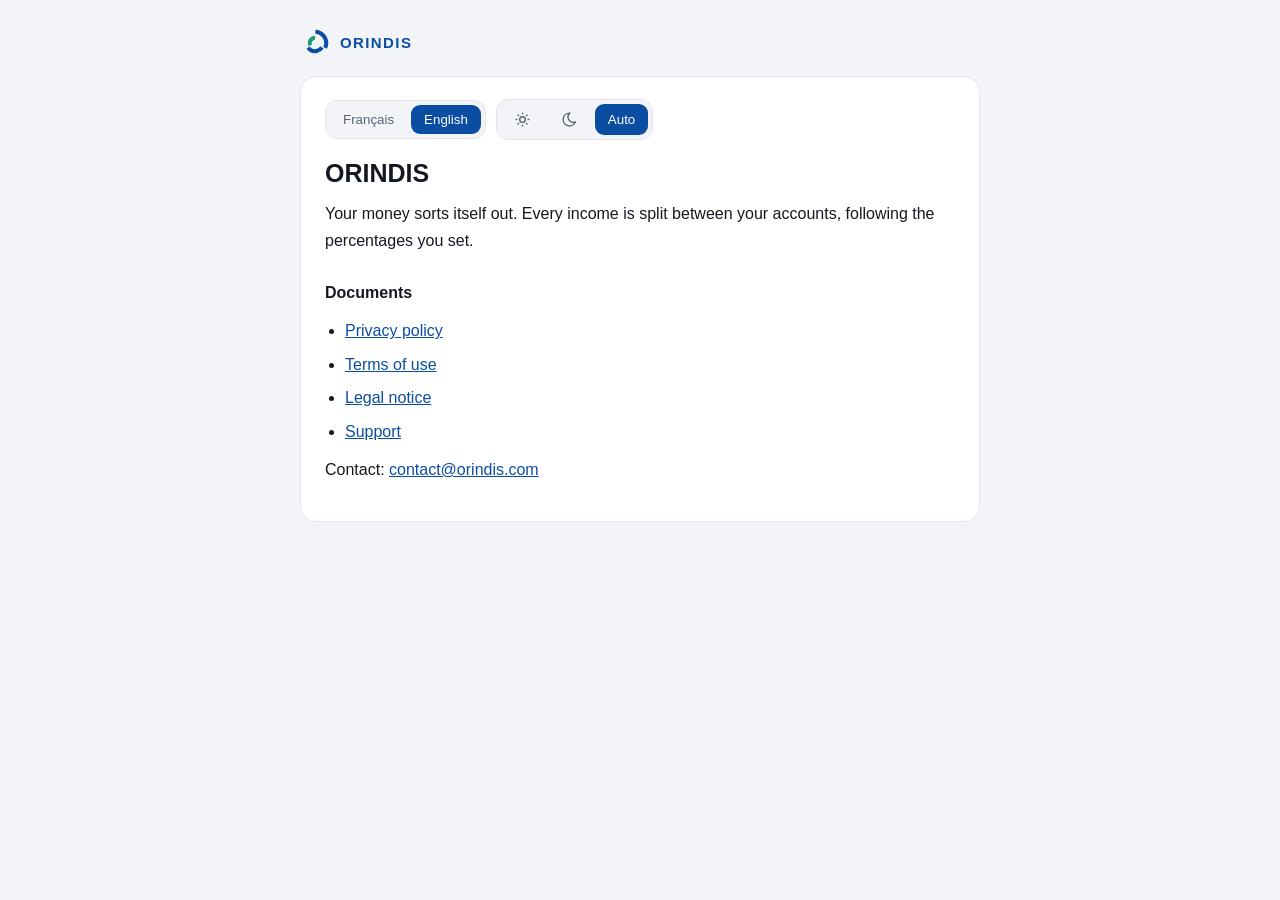
<file: index.html>
<!doctype html>
<html lang="fr">
<head>
<meta charset="utf-8">
<link rel="apple-touch-icon" href="[data-uri]">
<link rel="icon" type="image/png" sizes="32x32" href="[data-uri]">
<meta name="viewport" content="width=device-width, initial-scale=1">
<title>ORINDIS</title>
<style>
  :root{ --fond:#F2F4F7; --carte:#FFFFFF; --bord:#E2E6EC;
         --txt:#141821; --txt2:#5A6274;
         --bleu:#0B4DA2; --lien:#0B4DA2; --vert:#1D9E75;
         --logo:#0B4DA2; }
  html[data-theme="sombre"]{ --fond:#0E1420; --carte:#18202E; --bord:#2C3648;
         --txt:#FFFFFF; --txt2:#C5CEDC;
         --bleu:#12294A; --lien:#7FB2F0; --vert:#4AD9A4;
         --logo:#FFFFFF; }
  @media (prefers-color-scheme: dark){
    html:not([data-theme="clair"]){ --fond:#0E1420; --carte:#18202E;
         --bord:#2C3648; --txt:#FFFFFF; --txt2:#C5CEDC;
         --bleu:#12294A; --lien:#7FB2F0; --vert:#4AD9A4;
         --logo:#FFFFFF; }
  }
  *{ box-sizing:border-box; }
  body{ margin:0; padding:28px 18px 64px; background:var(--fond);
    color:var(--txt); font:16px/1.65 -apple-system,BlinkMacSystemFont,
    "Segoe UI",Roboto,sans-serif; }
  main{ max-width:680px; margin:0 auto; }
  .marque{ display:flex; align-items:center; gap:10px; margin-bottom:18px;
    color:var(--logo); text-decoration:none; }
  .marque span{ font-weight:700; letter-spacing:1.4px; text-transform:uppercase;
    font-size:15px; }
  .carte{ background:var(--carte); border:1px solid var(--bord);
    border-radius:16px; padding:8px 24px 26px; }
  h1{ font-size:25px; line-height:1.25; margin:18px 0 4px; }
  h2{ font-size:16px; margin:26px 0 6px; }
  p{ margin:12px 0; }
  ul{ margin:12px 0; padding-left:20px; }
  li{ margin:7px 0; }
  .barre{ display:flex; gap:10px; flex-wrap:wrap; margin:14px 0 0;
    align-items:center; }
  .seg{ display:inline-flex; gap:4px; background:var(--fond);
    border:1px solid var(--bord); border-radius:12px; padding:4px; }
  .seg button{ display:inline-flex; align-items:center; gap:6px; border:none;
    background:none; font:700 13.5px inherit; color:var(--txt2);
    padding:7px 13px; border-radius:9px; cursor:pointer; }
  .seg button:hover{ color:var(--txt); }
  .seg button[aria-pressed="true"]{ background:var(--lien); color:var(--carte); }
  .seg button svg{ display:block; }
  a{ color:var(--lien); }
  a:hover{ text-decoration-thickness:2px; }
  .carte a{ overflow-wrap:anywhere; }
  nav.autres{ margin-top:26px; font-size:14px; }
  nav.autres a{ color:var(--lien); margin-right:16px; }
  [hidden]{ display:none; }</style>
</head>
<body>
<main>
  <a class="marque" href="./"><svg viewBox="0 0 80 80" fill="none" stroke-linecap="butt"
    stroke-width="11" width="30" height="30" aria-hidden="true">
    <circle cx="40" cy="40" r="30" stroke="currentColor"
      stroke-dasharray="59 130" transform="rotate(-88 40 40)"/>
    <circle cx="40" cy="40" r="22" stroke="currentColor"
      stroke-dasharray="43 96" transform="rotate(33 40 40)"/>
    <circle cx="40" cy="40" r="14" stroke="var(--vert)"
      stroke-dasharray="28 60" transform="rotate(154 40 40)"/>
  </svg><span>ORINDIS</span></a>
  <div class="carte">
    <div class="barre"><div class="seg"><button type="button" data-set="fr" aria-pressed="true">Français</button><button type="button" data-set="en" aria-pressed="false">English</button></div><div class="seg"><button type="button" data-th="clair" aria-pressed="false" title="Clair" aria-label="Clair"><svg viewBox="0 0 24 24" fill="none" stroke="currentColor" stroke-width="2" stroke-linecap="round" width="17" height="17" aria-hidden="true"><circle cx="12" cy="12" r="4"/><path d="M3 12h1M20 12h1M12 3v1M12 20v1M5.6 5.6l.7 .7M17.7 17.7l.7 .7M5.6 18.4l.7 -.7M17.7 6.3l.7 -.7"/></svg></button><button type="button" data-th="sombre" aria-pressed="false" title="Sombre" aria-label="Sombre"><svg viewBox="0 0 24 24" fill="none" stroke="currentColor" stroke-width="2" stroke-linecap="round" stroke-linejoin="round" width="17" height="17" aria-hidden="true"><path d="M12 3c.132 0 .263 0 .393 0a7.5 7.5 0 0 0 7.92 12.446a9 9 0 1 1 -8.313 -12.454z"/></svg></button><button type="button" data-th="auto" aria-pressed="true">Auto</button></div></div>
    <div data-l="fr">
      <h1>ORINDIS</h1>
      <p>Votre argent se range tout seul. Chaque revenu se partage entre vos
        comptes, selon les pourcentages que vous avez fixés.</p>
      <h2>Documents</h2>
      <ul><li><a href="./politique/">Politique de confidentialité</a></li><li><a href="./conditions/">Conditions d'utilisation</a></li><li><a href="./mentions/">Mentions légales</a></li><li><a href="./soutien/">Soutien</a></li></ul>
      <p>Contact : <a href="mailto:contact@orindis.com">contact@orindis.com</a></p>
    </div>
    <div data-l="en" hidden>
      <h1>ORINDIS</h1>
      <p>Your money sorts itself out. Every income is split between your
        accounts, following the percentages you set.</p>
      <h2>Documents</h2>
      <ul><li><a href="./politique/">Privacy policy</a></li><li><a href="./conditions/">Terms of use</a></li><li><a href="./mentions/">Legal notice</a></li><li><a href="./soutien/">Support</a></li></ul>
      <p>Contact: <a href="mailto:contact@orindis.com">contact@orindis.com</a></p>
    </div>
  </div>
</main>
<script>
  (function(){
    var CLE = 'orindis_theme_pages';
    function lire(){ try { return localStorage.getItem(CLE); } catch(e){ return null; } }
    function ecrire(v){ try { v ? localStorage.setItem(CLE, v)
      : localStorage.removeItem(CLE); } catch(e){} }

    var lg = (navigator.language || 'fr').slice(0,2) === 'en' ? 'en' : 'fr';
    var theme = lire();

    function poser(){
      document.documentElement.lang = lg;
      if (theme) document.documentElement.setAttribute('data-theme', theme);
      else document.documentElement.removeAttribute('data-theme');
      document.querySelectorAll('[data-l]').forEach(function(e){
        e.hidden = e.getAttribute('data-l') !== lg;
      });
      document.querySelectorAll('[data-set]').forEach(function(b){
        b.setAttribute('aria-pressed', String(b.dataset.set === lg));
      });
      document.querySelectorAll('[data-th]').forEach(function(b){
        b.setAttribute('aria-pressed',
          String(b.dataset.th === (theme || 'auto')));
      });
    }
    document.addEventListener('click', function(e){
      var l = e.target.closest('[data-set]');
      if (l){ lg = l.dataset.set; poser(); return; }
      var t = e.target.closest('[data-th]');
      if (t){ theme = t.dataset.th === 'auto' ? null : t.dataset.th;
        ecrire(theme); poser(); }
    });
    poser();
  })();
</script>
</body>
</html>
</file>
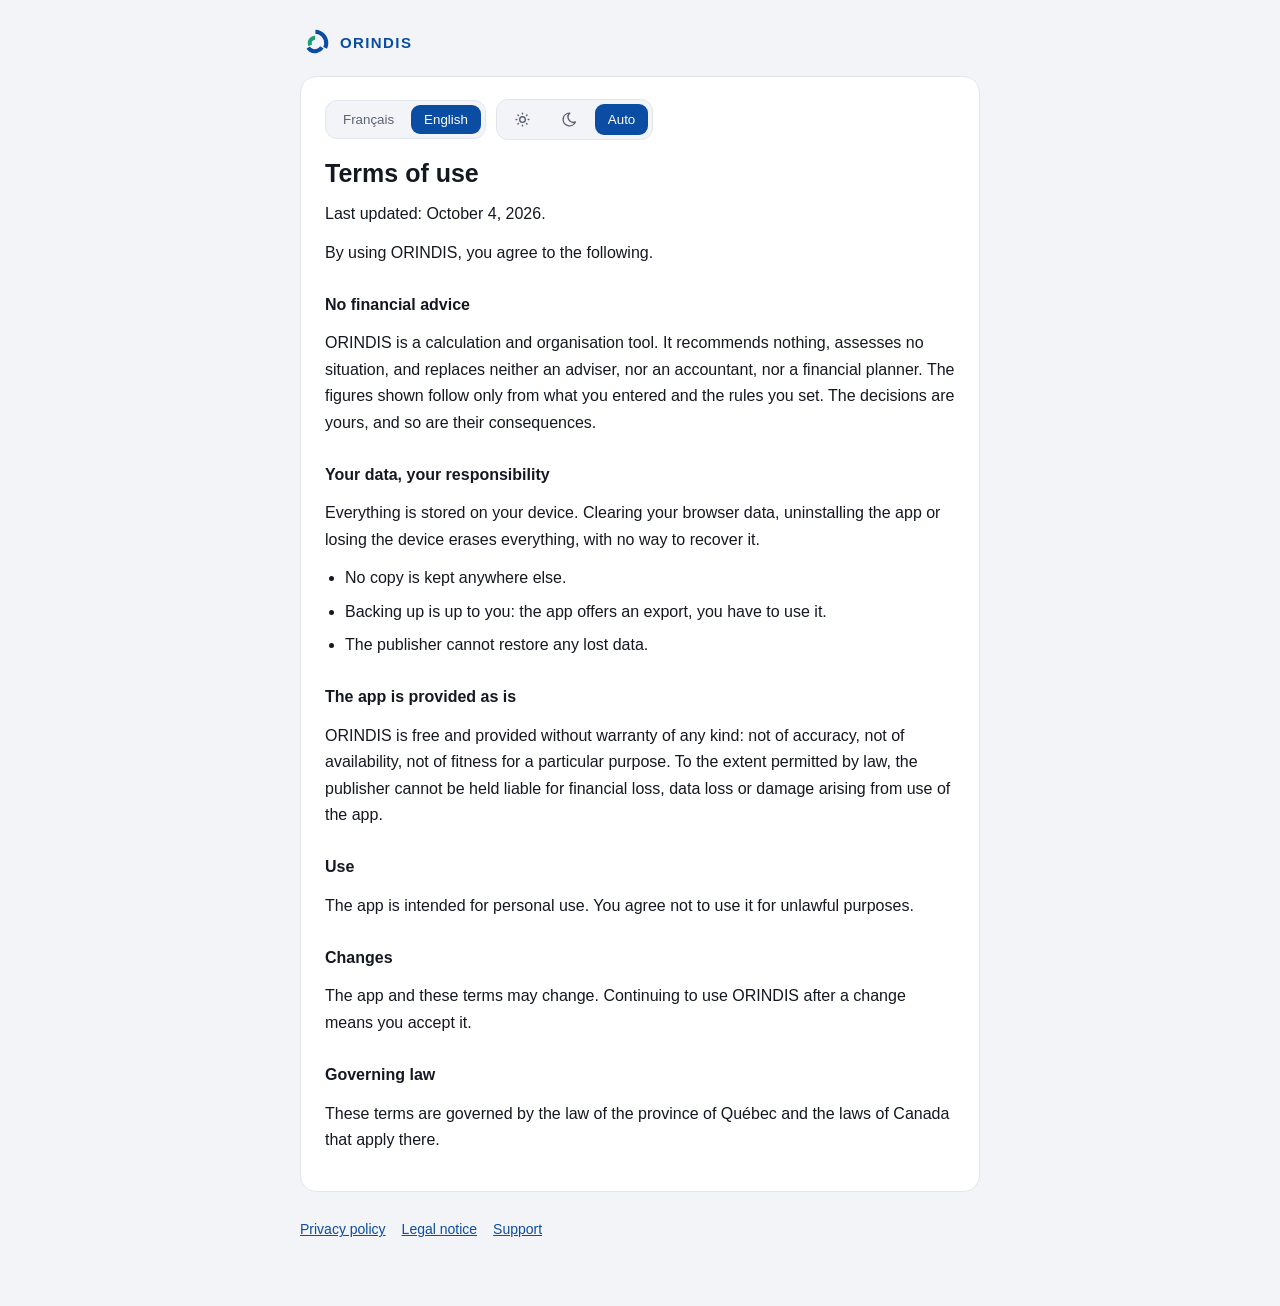
<file: conditions/index.html>
<!doctype html>
<html lang="fr">
<head>
<meta charset="utf-8">
<link rel="apple-touch-icon" href="[data-uri]">
<link rel="icon" type="image/png" sizes="32x32" href="[data-uri]">
<meta name="viewport" content="width=device-width, initial-scale=1">
<title>Conditions d'utilisation · ORINDIS</title>
<meta name="description" content="Conditions d'utilisation — ORINDIS">
<style>
  :root{ --fond:#F2F4F7; --carte:#FFFFFF; --bord:#E2E6EC;
         --txt:#141821; --txt2:#5A6274;
         --bleu:#0B4DA2; --lien:#0B4DA2; --vert:#1D9E75;
         --logo:#0B4DA2; }
  html[data-theme="sombre"]{ --fond:#0E1420; --carte:#18202E; --bord:#2C3648;
         --txt:#FFFFFF; --txt2:#C5CEDC;
         --bleu:#12294A; --lien:#7FB2F0; --vert:#4AD9A4;
         --logo:#FFFFFF; }
  @media (prefers-color-scheme: dark){
    html:not([data-theme="clair"]){ --fond:#0E1420; --carte:#18202E;
         --bord:#2C3648; --txt:#FFFFFF; --txt2:#C5CEDC;
         --bleu:#12294A; --lien:#7FB2F0; --vert:#4AD9A4;
         --logo:#FFFFFF; }
  }
  *{ box-sizing:border-box; }
  body{ margin:0; padding:28px 18px 64px; background:var(--fond);
    color:var(--txt); font:16px/1.65 -apple-system,BlinkMacSystemFont,
    "Segoe UI",Roboto,sans-serif; }
  main{ max-width:680px; margin:0 auto; }
  .marque{ display:flex; align-items:center; gap:10px; margin-bottom:18px;
    color:var(--logo); text-decoration:none; }
  .marque span{ font-weight:700; letter-spacing:1.4px; text-transform:uppercase;
    font-size:15px; }
  .carte{ background:var(--carte); border:1px solid var(--bord);
    border-radius:16px; padding:8px 24px 26px; }
  h1{ font-size:25px; line-height:1.25; margin:18px 0 4px; }
  h2{ font-size:16px; margin:26px 0 6px; }
  p{ margin:12px 0; }
  ul{ margin:12px 0; padding-left:20px; }
  li{ margin:7px 0; }
  .barre{ display:flex; gap:10px; flex-wrap:wrap; margin:14px 0 0;
    align-items:center; }
  .seg{ display:inline-flex; gap:4px; background:var(--fond);
    border:1px solid var(--bord); border-radius:12px; padding:4px; }
  .seg button{ display:inline-flex; align-items:center; gap:6px; border:none;
    background:none; font:700 13.5px inherit; color:var(--txt2);
    padding:7px 13px; border-radius:9px; cursor:pointer; }
  .seg button:hover{ color:var(--txt); }
  .seg button[aria-pressed="true"]{ background:var(--lien); color:var(--carte); }
  .seg button svg{ display:block; }
  a{ color:var(--lien); }
  a:hover{ text-decoration-thickness:2px; }
  .carte a{ overflow-wrap:anywhere; }
  nav.autres{ margin-top:26px; font-size:14px; }
  nav.autres a{ color:var(--lien); margin-right:16px; }
  [hidden]{ display:none; }</style>
</head>
<body>
<main>
  <a class="marque" href="../"><svg viewBox="0 0 80 80" fill="none" stroke-linecap="butt"
    stroke-width="11" width="30" height="30" aria-hidden="true">
    <circle cx="40" cy="40" r="30" stroke="currentColor"
      stroke-dasharray="59 130" transform="rotate(-88 40 40)"/>
    <circle cx="40" cy="40" r="22" stroke="currentColor"
      stroke-dasharray="43 96" transform="rotate(33 40 40)"/>
    <circle cx="40" cy="40" r="14" stroke="var(--vert)"
      stroke-dasharray="28 60" transform="rotate(154 40 40)"/>
  </svg><span>ORINDIS</span></a>
  <div class="carte">
    <div class="barre"><div class="seg"><button type="button" data-set="fr" aria-pressed="true">Français</button><button type="button" data-set="en" aria-pressed="false">English</button></div><div class="seg"><button type="button" data-th="clair" aria-pressed="false" title="Clair" aria-label="Clair"><svg viewBox="0 0 24 24" fill="none" stroke="currentColor" stroke-width="2" stroke-linecap="round" width="17" height="17" aria-hidden="true"><circle cx="12" cy="12" r="4"/><path d="M3 12h1M20 12h1M12 3v1M12 20v1M5.6 5.6l.7 .7M17.7 17.7l.7 .7M5.6 18.4l.7 -.7M17.7 6.3l.7 -.7"/></svg></button><button type="button" data-th="sombre" aria-pressed="false" title="Sombre" aria-label="Sombre"><svg viewBox="0 0 24 24" fill="none" stroke="currentColor" stroke-width="2" stroke-linecap="round" stroke-linejoin="round" width="17" height="17" aria-hidden="true"><path d="M12 3c.132 0 .263 0 .393 0a7.5 7.5 0 0 0 7.92 12.446a9 9 0 1 1 -8.313 -12.454z"/></svg></button><button type="button" data-th="auto" aria-pressed="true">Auto</button></div></div>
    <div data-l="fr">
      <h1>Conditions d'utilisation</h1>
      <p>Dernière mise à jour : 4 octobre 2026.</p><p>En utilisant ORINDIS, vous acceptez ce qui suit.</p><h2>Aucun conseil financier</h2><p>ORINDIS est un outil de calcul et d'organisation. L'application ne recommande rien, n'évalue aucune situation et ne remplace ni conseiller, ni comptable, ni planificateur financier. Les chiffres affichés découlent uniquement de ce que vous avez saisi et des règles que vous avez fixées. Les décisions sont les vôtres, et leurs conséquences aussi.</p><h2>Vos données, votre responsabilité</h2><p>Tout est enregistré sur votre appareil. Vider les données du navigateur, désinstaller l'application ou perdre l'appareil efface tout, sans récupération possible.</p><ul><li>Aucune copie n'est conservée ailleurs.</li><li>La sauvegarde vous revient : l'application propose un export, à vous de le faire.</li><li>L'éditeur ne peut restaurer aucune donnée perdue.</li></ul><h2>L'application est fournie telle quelle</h2><p>ORINDIS est gratuite et fournie sans garantie d'aucune sorte : ni d'exactitude, ni de disponibilité, ni d'adéquation à un usage particulier. Dans la limite permise par la loi, l'éditeur ne peut être tenu responsable d'une perte financière, d'une perte de données ou d'un dommage résultant de l'utilisation de l'application.</p><h2>Usage</h2><p>L'application est destinée à un usage personnel. Vous vous engagez à ne pas l'utiliser à des fins illégales.</p><h2>Évolutions</h2><p>L'application et ces conditions peuvent changer. Continuer à utiliser ORINDIS après une modification vaut acceptation.</p><h2>Droit applicable</h2><p>Ces conditions sont régies par le droit de la province de Québec et les lois du Canada qui s'y appliquent.</p>
    </div>
    <div data-l="en" hidden>
      <h1>Terms of use</h1>
      <p>Last updated: October 4, 2026.</p><p>By using ORINDIS, you agree to the following.</p><h2>No financial advice</h2><p>ORINDIS is a calculation and organisation tool. It recommends nothing, assesses no situation, and replaces neither an adviser, nor an accountant, nor a financial planner. The figures shown follow only from what you entered and the rules you set. The decisions are yours, and so are their consequences.</p><h2>Your data, your responsibility</h2><p>Everything is stored on your device. Clearing your browser data, uninstalling the app or losing the device erases everything, with no way to recover it.</p><ul><li>No copy is kept anywhere else.</li><li>Backing up is up to you: the app offers an export, you have to use it.</li><li>The publisher cannot restore any lost data.</li></ul><h2>The app is provided as is</h2><p>ORINDIS is free and provided without warranty of any kind: not of accuracy, not of availability, not of fitness for a particular purpose. To the extent permitted by law, the publisher cannot be held liable for financial loss, data loss or damage arising from use of the app.</p><h2>Use</h2><p>The app is intended for personal use. You agree not to use it for unlawful purposes.</p><h2>Changes</h2><p>The app and these terms may change. Continuing to use ORINDIS after a change means you accept it.</p><h2>Governing law</h2><p>These terms are governed by the law of the province of Québec and the laws of Canada that apply there.</p>
    </div>
  </div>
  <nav class="autres"><div data-l="fr"><a href="../politique/">Politique de confidentialité</a><a href="../mentions/">Mentions légales</a><a href="../soutien/">Soutien</a></div><div data-l="en" hidden><a href="../politique/">Privacy policy</a><a href="../mentions/">Legal notice</a><a href="../soutien/">Support</a></div></nav>
</main>
<script>
  (function(){
    var CLE = 'orindis_theme_pages';
    function lire(){ try { return localStorage.getItem(CLE); } catch(e){ return null; } }
    function ecrire(v){ try { v ? localStorage.setItem(CLE, v)
      : localStorage.removeItem(CLE); } catch(e){} }

    var lg = (navigator.language || 'fr').slice(0,2) === 'en' ? 'en' : 'fr';
    var theme = lire();

    function poser(){
      document.documentElement.lang = lg;
      if (theme) document.documentElement.setAttribute('data-theme', theme);
      else document.documentElement.removeAttribute('data-theme');
      document.querySelectorAll('[data-l]').forEach(function(e){
        e.hidden = e.getAttribute('data-l') !== lg;
      });
      document.querySelectorAll('[data-set]').forEach(function(b){
        b.setAttribute('aria-pressed', String(b.dataset.set === lg));
      });
      document.querySelectorAll('[data-th]').forEach(function(b){
        b.setAttribute('aria-pressed',
          String(b.dataset.th === (theme || 'auto')));
      });
    }
    document.addEventListener('click', function(e){
      var l = e.target.closest('[data-set]');
      if (l){ lg = l.dataset.set; poser(); return; }
      var t = e.target.closest('[data-th]');
      if (t){ theme = t.dataset.th === 'auto' ? null : t.dataset.th;
        ecrire(theme); poser(); }
    });
    poser();
  })();
</script>
</body>
</html>
</file>
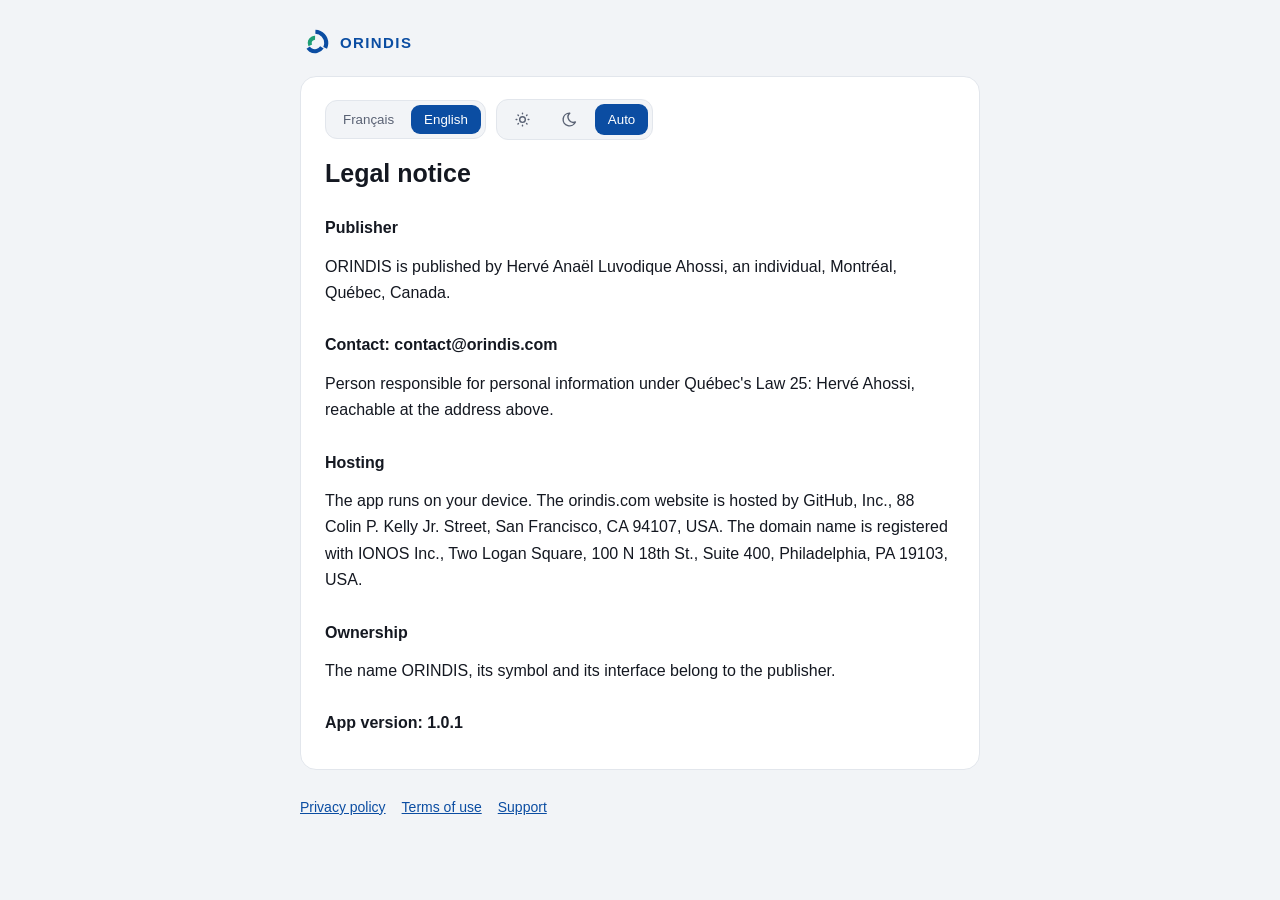
<file: mentions/index.html>
<!doctype html>
<html lang="fr">
<head>
<meta charset="utf-8">
<link rel="apple-touch-icon" href="[data-uri]">
<link rel="icon" type="image/png" sizes="32x32" href="[data-uri]">
<meta name="viewport" content="width=device-width, initial-scale=1">
<title>Mentions légales · ORINDIS</title>
<meta name="description" content="Mentions légales — ORINDIS">
<style>
  :root{ --fond:#F2F4F7; --carte:#FFFFFF; --bord:#E2E6EC;
         --txt:#141821; --txt2:#5A6274;
         --bleu:#0B4DA2; --lien:#0B4DA2; --vert:#1D9E75;
         --logo:#0B4DA2; }
  html[data-theme="sombre"]{ --fond:#0E1420; --carte:#18202E; --bord:#2C3648;
         --txt:#FFFFFF; --txt2:#C5CEDC;
         --bleu:#12294A; --lien:#7FB2F0; --vert:#4AD9A4;
         --logo:#FFFFFF; }
  @media (prefers-color-scheme: dark){
    html:not([data-theme="clair"]){ --fond:#0E1420; --carte:#18202E;
         --bord:#2C3648; --txt:#FFFFFF; --txt2:#C5CEDC;
         --bleu:#12294A; --lien:#7FB2F0; --vert:#4AD9A4;
         --logo:#FFFFFF; }
  }
  *{ box-sizing:border-box; }
  body{ margin:0; padding:28px 18px 64px; background:var(--fond);
    color:var(--txt); font:16px/1.65 -apple-system,BlinkMacSystemFont,
    "Segoe UI",Roboto,sans-serif; }
  main{ max-width:680px; margin:0 auto; }
  .marque{ display:flex; align-items:center; gap:10px; margin-bottom:18px;
    color:var(--logo); text-decoration:none; }
  .marque span{ font-weight:700; letter-spacing:1.4px; text-transform:uppercase;
    font-size:15px; }
  .carte{ background:var(--carte); border:1px solid var(--bord);
    border-radius:16px; padding:8px 24px 26px; }
  h1{ font-size:25px; line-height:1.25; margin:18px 0 4px; }
  h2{ font-size:16px; margin:26px 0 6px; }
  p{ margin:12px 0; }
  ul{ margin:12px 0; padding-left:20px; }
  li{ margin:7px 0; }
  .barre{ display:flex; gap:10px; flex-wrap:wrap; margin:14px 0 0;
    align-items:center; }
  .seg{ display:inline-flex; gap:4px; background:var(--fond);
    border:1px solid var(--bord); border-radius:12px; padding:4px; }
  .seg button{ display:inline-flex; align-items:center; gap:6px; border:none;
    background:none; font:700 13.5px inherit; color:var(--txt2);
    padding:7px 13px; border-radius:9px; cursor:pointer; }
  .seg button:hover{ color:var(--txt); }
  .seg button[aria-pressed="true"]{ background:var(--lien); color:var(--carte); }
  .seg button svg{ display:block; }
  a{ color:var(--lien); }
  a:hover{ text-decoration-thickness:2px; }
  .carte a{ overflow-wrap:anywhere; }
  nav.autres{ margin-top:26px; font-size:14px; }
  nav.autres a{ color:var(--lien); margin-right:16px; }
  [hidden]{ display:none; }</style>
</head>
<body>
<main>
  <a class="marque" href="../"><svg viewBox="0 0 80 80" fill="none" stroke-linecap="butt"
    stroke-width="11" width="30" height="30" aria-hidden="true">
    <circle cx="40" cy="40" r="30" stroke="currentColor"
      stroke-dasharray="59 130" transform="rotate(-88 40 40)"/>
    <circle cx="40" cy="40" r="22" stroke="currentColor"
      stroke-dasharray="43 96" transform="rotate(33 40 40)"/>
    <circle cx="40" cy="40" r="14" stroke="var(--vert)"
      stroke-dasharray="28 60" transform="rotate(154 40 40)"/>
  </svg><span>ORINDIS</span></a>
  <div class="carte">
    <div class="barre"><div class="seg"><button type="button" data-set="fr" aria-pressed="true">Français</button><button type="button" data-set="en" aria-pressed="false">English</button></div><div class="seg"><button type="button" data-th="clair" aria-pressed="false" title="Clair" aria-label="Clair"><svg viewBox="0 0 24 24" fill="none" stroke="currentColor" stroke-width="2" stroke-linecap="round" width="17" height="17" aria-hidden="true"><circle cx="12" cy="12" r="4"/><path d="M3 12h1M20 12h1M12 3v1M12 20v1M5.6 5.6l.7 .7M17.7 17.7l.7 .7M5.6 18.4l.7 -.7M17.7 6.3l.7 -.7"/></svg></button><button type="button" data-th="sombre" aria-pressed="false" title="Sombre" aria-label="Sombre"><svg viewBox="0 0 24 24" fill="none" stroke="currentColor" stroke-width="2" stroke-linecap="round" stroke-linejoin="round" width="17" height="17" aria-hidden="true"><path d="M12 3c.132 0 .263 0 .393 0a7.5 7.5 0 0 0 7.92 12.446a9 9 0 1 1 -8.313 -12.454z"/></svg></button><button type="button" data-th="auto" aria-pressed="true">Auto</button></div></div>
    <div data-l="fr">
      <h1>Mentions légales</h1>
      <h2>Éditeur</h2><p>ORINDIS est publié par Hervé Anaël Luvodique Ahossi, personne physique, Montréal, Québec, Canada.</p><h2>Contact : contact@orindis.com</h2><p>Responsable de la protection des renseignements personnels, au sens de la Loi 25 : Hervé Ahossi, joignable à l'adresse ci-dessus.</p><h2>Hébergement</h2><p>L'application s'exécute sur votre appareil. Le site orindis.com est hébergé par GitHub, Inc., 88 Colin P. Kelly Jr. Street, San Francisco, CA 94107, États-Unis. Le nom de domaine est enregistré auprès d'IONOS Inc., Two Logan Square, 100 N 18th St., Suite 400, Philadelphia, PA 19103, États-Unis.</p><h2>Propriété</h2><p>Le nom ORINDIS, son symbole et son interface appartiennent à l'éditeur.</p><h2>Version de l'application : 1.0.1</h2>
    </div>
    <div data-l="en" hidden>
      <h1>Legal notice</h1>
      <h2>Publisher</h2><p>ORINDIS is published by Hervé Anaël Luvodique Ahossi, an individual, Montréal, Québec, Canada.</p><h2>Contact: contact@orindis.com</h2><p>Person responsible for personal information under Québec's Law 25: Hervé Ahossi, reachable at the address above.</p><h2>Hosting</h2><p>The app runs on your device. The orindis.com website is hosted by GitHub, Inc., 88 Colin P. Kelly Jr. Street, San Francisco, CA 94107, USA. The domain name is registered with IONOS Inc., Two Logan Square, 100 N 18th St., Suite 400, Philadelphia, PA 19103, USA.</p><h2>Ownership</h2><p>The name ORINDIS, its symbol and its interface belong to the publisher.</p><h2>App version: 1.0.1</h2>
    </div>
  </div>
  <nav class="autres"><div data-l="fr"><a href="../politique/">Politique de confidentialité</a><a href="../conditions/">Conditions d'utilisation</a><a href="../soutien/">Soutien</a></div><div data-l="en" hidden><a href="../politique/">Privacy policy</a><a href="../conditions/">Terms of use</a><a href="../soutien/">Support</a></div></nav>
</main>
<script>
  (function(){
    var CLE = 'orindis_theme_pages';
    function lire(){ try { return localStorage.getItem(CLE); } catch(e){ return null; } }
    function ecrire(v){ try { v ? localStorage.setItem(CLE, v)
      : localStorage.removeItem(CLE); } catch(e){} }

    var lg = (navigator.language || 'fr').slice(0,2) === 'en' ? 'en' : 'fr';
    var theme = lire();

    function poser(){
      document.documentElement.lang = lg;
      if (theme) document.documentElement.setAttribute('data-theme', theme);
      else document.documentElement.removeAttribute('data-theme');
      document.querySelectorAll('[data-l]').forEach(function(e){
        e.hidden = e.getAttribute('data-l') !== lg;
      });
      document.querySelectorAll('[data-set]').forEach(function(b){
        b.setAttribute('aria-pressed', String(b.dataset.set === lg));
      });
      document.querySelectorAll('[data-th]').forEach(function(b){
        b.setAttribute('aria-pressed',
          String(b.dataset.th === (theme || 'auto')));
      });
    }
    document.addEventListener('click', function(e){
      var l = e.target.closest('[data-set]');
      if (l){ lg = l.dataset.set; poser(); return; }
      var t = e.target.closest('[data-th]');
      if (t){ theme = t.dataset.th === 'auto' ? null : t.dataset.th;
        ecrire(theme); poser(); }
    });
    poser();
  })();
</script>
</body>
</html>
</file>
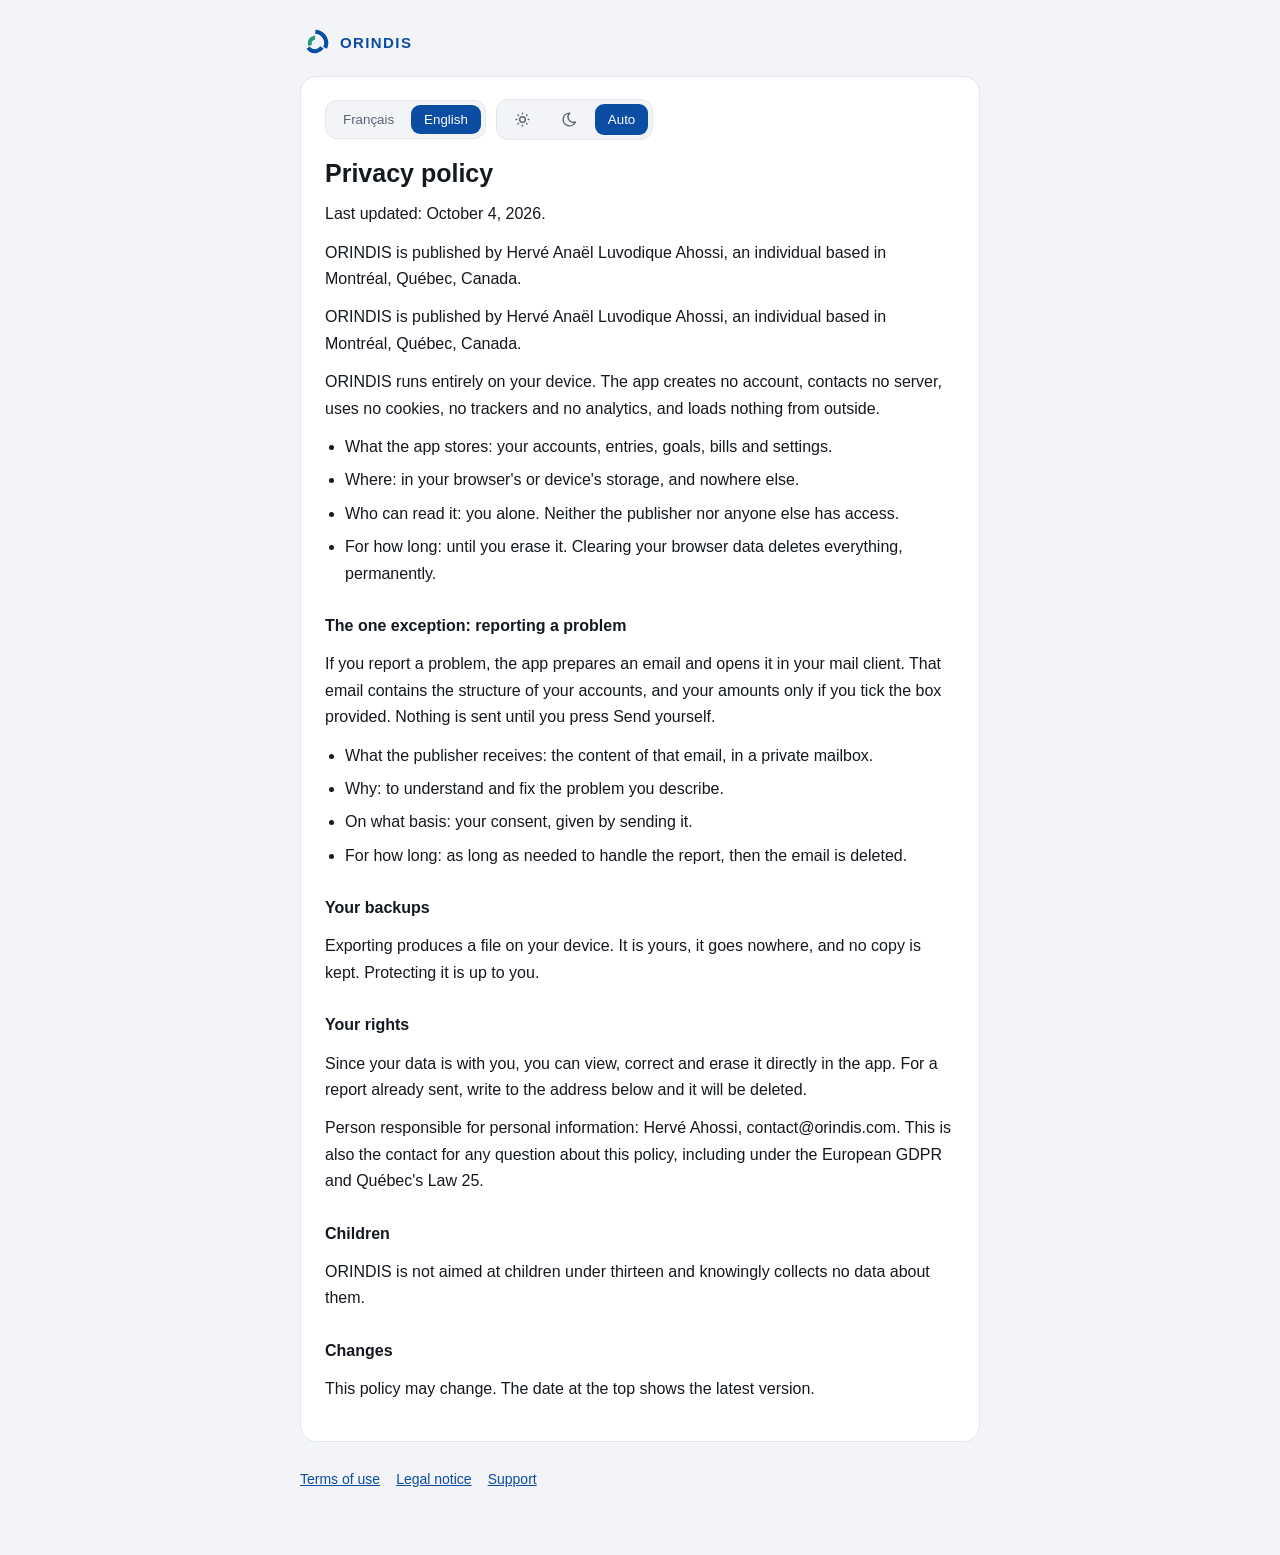
<file: politique/index.html>
<!doctype html>
<html lang="fr">
<head>
<meta charset="utf-8">
<link rel="apple-touch-icon" href="[data-uri]">
<link rel="icon" type="image/png" sizes="32x32" href="[data-uri]">
<meta name="viewport" content="width=device-width, initial-scale=1">
<title>Politique de confidentialité · ORINDIS</title>
<meta name="description" content="Politique de confidentialité — ORINDIS">
<style>
  :root{ --fond:#F2F4F7; --carte:#FFFFFF; --bord:#E2E6EC;
         --txt:#141821; --txt2:#5A6274;
         --bleu:#0B4DA2; --lien:#0B4DA2; --vert:#1D9E75;
         --logo:#0B4DA2; }
  html[data-theme="sombre"]{ --fond:#0E1420; --carte:#18202E; --bord:#2C3648;
         --txt:#FFFFFF; --txt2:#C5CEDC;
         --bleu:#12294A; --lien:#7FB2F0; --vert:#4AD9A4;
         --logo:#FFFFFF; }
  @media (prefers-color-scheme: dark){
    html:not([data-theme="clair"]){ --fond:#0E1420; --carte:#18202E;
         --bord:#2C3648; --txt:#FFFFFF; --txt2:#C5CEDC;
         --bleu:#12294A; --lien:#7FB2F0; --vert:#4AD9A4;
         --logo:#FFFFFF; }
  }
  *{ box-sizing:border-box; }
  body{ margin:0; padding:28px 18px 64px; background:var(--fond);
    color:var(--txt); font:16px/1.65 -apple-system,BlinkMacSystemFont,
    "Segoe UI",Roboto,sans-serif; }
  main{ max-width:680px; margin:0 auto; }
  .marque{ display:flex; align-items:center; gap:10px; margin-bottom:18px;
    color:var(--logo); text-decoration:none; }
  .marque span{ font-weight:700; letter-spacing:1.4px; text-transform:uppercase;
    font-size:15px; }
  .carte{ background:var(--carte); border:1px solid var(--bord);
    border-radius:16px; padding:8px 24px 26px; }
  h1{ font-size:25px; line-height:1.25; margin:18px 0 4px; }
  h2{ font-size:16px; margin:26px 0 6px; }
  p{ margin:12px 0; }
  ul{ margin:12px 0; padding-left:20px; }
  li{ margin:7px 0; }
  .barre{ display:flex; gap:10px; flex-wrap:wrap; margin:14px 0 0;
    align-items:center; }
  .seg{ display:inline-flex; gap:4px; background:var(--fond);
    border:1px solid var(--bord); border-radius:12px; padding:4px; }
  .seg button{ display:inline-flex; align-items:center; gap:6px; border:none;
    background:none; font:700 13.5px inherit; color:var(--txt2);
    padding:7px 13px; border-radius:9px; cursor:pointer; }
  .seg button:hover{ color:var(--txt); }
  .seg button[aria-pressed="true"]{ background:var(--lien); color:var(--carte); }
  .seg button svg{ display:block; }
  a{ color:var(--lien); }
  a:hover{ text-decoration-thickness:2px; }
  .carte a{ overflow-wrap:anywhere; }
  nav.autres{ margin-top:26px; font-size:14px; }
  nav.autres a{ color:var(--lien); margin-right:16px; }
  [hidden]{ display:none; }</style>
</head>
<body>
<main>
  <a class="marque" href="../"><svg viewBox="0 0 80 80" fill="none" stroke-linecap="butt"
    stroke-width="11" width="30" height="30" aria-hidden="true">
    <circle cx="40" cy="40" r="30" stroke="currentColor"
      stroke-dasharray="59 130" transform="rotate(-88 40 40)"/>
    <circle cx="40" cy="40" r="22" stroke="currentColor"
      stroke-dasharray="43 96" transform="rotate(33 40 40)"/>
    <circle cx="40" cy="40" r="14" stroke="var(--vert)"
      stroke-dasharray="28 60" transform="rotate(154 40 40)"/>
  </svg><span>ORINDIS</span></a>
  <div class="carte">
    <div class="barre"><div class="seg"><button type="button" data-set="fr" aria-pressed="true">Français</button><button type="button" data-set="en" aria-pressed="false">English</button></div><div class="seg"><button type="button" data-th="clair" aria-pressed="false" title="Clair" aria-label="Clair"><svg viewBox="0 0 24 24" fill="none" stroke="currentColor" stroke-width="2" stroke-linecap="round" width="17" height="17" aria-hidden="true"><circle cx="12" cy="12" r="4"/><path d="M3 12h1M20 12h1M12 3v1M12 20v1M5.6 5.6l.7 .7M17.7 17.7l.7 .7M5.6 18.4l.7 -.7M17.7 6.3l.7 -.7"/></svg></button><button type="button" data-th="sombre" aria-pressed="false" title="Sombre" aria-label="Sombre"><svg viewBox="0 0 24 24" fill="none" stroke="currentColor" stroke-width="2" stroke-linecap="round" stroke-linejoin="round" width="17" height="17" aria-hidden="true"><path d="M12 3c.132 0 .263 0 .393 0a7.5 7.5 0 0 0 7.92 12.446a9 9 0 1 1 -8.313 -12.454z"/></svg></button><button type="button" data-th="auto" aria-pressed="true">Auto</button></div></div>
    <div data-l="fr">
      <h1>Politique de confidentialité</h1>
      <p>Dernière mise à jour : 4 octobre 2026.</p><p>ORINDIS est publié par Hervé Anaël Luvodique Ahossi, personne physique établie à Montréal, Québec, Canada.</p>
<p>ORINDIS est publié par Hervé Anaël Luvodique Ahossi, personne physique établie à Montréal, Québec, Canada.</p>
<p>ORINDIS fonctionne entièrement sur votre appareil. L'application ne crée aucun compte, ne contacte aucun serveur, n'utilise ni témoin, ni traceur, ni mesure d'audience, et ne charge aucune ressource extérieure.</p><ul><li>Ce que l'application enregistre : vos comptes, vos opérations, vos objectifs, vos factures et vos réglages.</li><li>Où : dans la mémoire de votre navigateur ou de votre appareil, et nulle part ailleurs.</li><li>Qui peut les lire : vous seul. Ni l'éditeur, ni personne d'autre n'y a accès.</li><li>Combien de temps : jusqu'à ce que vous les effaciez. Vider les données du navigateur supprime tout, définitivement.</li></ul><h2>L'unique exception : le signalement</h2><p>Si vous signalez un problème, l'application prépare un courriel et l'ouvre dans votre messagerie. Ce courriel contient la structure de vos comptes, et vos montants seulement si vous cochez la case prévue. Rien n'est envoyé tant que vous n'appuyez pas vous-même sur « Envoyer ».</p><ul><li>Ce que reçoit l'éditeur : le contenu de ce courriel, dans une boîte privée.</li><li>Pourquoi : comprendre et corriger le problème que vous décrivez.</li><li>Sur quelle base : votre consentement, donné par l'envoi lui-même.</li><li>Combien de temps : le temps de traiter le signalement, puis le courriel est supprimé.</li></ul><h2>Vos sauvegardes</h2><p>L'export produit un fichier sur votre appareil. Il vous appartient, il ne part nulle part, et aucune copie n'en est conservée. Sa protection vous revient.</p><h2>Vos droits</h2><p>Vos données étant chez vous, vous les consultez, corrigez et effacez directement dans l'application. Pour un signalement déjà envoyé, écrivez à l'adresse ci-dessous : il sera supprimé.</p><p>Responsable de la protection des renseignements personnels : Hervé Ahossi, contact@orindis.com. C'est aussi la personne à contacter pour toute question relative à cette politique, y compris au titre du RGPD européen et de la Loi 25 québécoise.</p><h2>Enfants</h2><p>ORINDIS ne s'adresse pas aux enfants de moins de treize ans et ne collecte sciemment aucune donnée les concernant.</p><h2>Modifications</h2><p>Cette politique peut évoluer. La date en tête indique la dernière version.</p>
    </div>
    <div data-l="en" hidden>
      <h1>Privacy policy</h1>
      <p>Last updated: October 4, 2026.</p><p>ORINDIS is published by Hervé Anaël Luvodique Ahossi, an individual based in Montréal, Québec, Canada.</p>
<p>ORINDIS is published by Hervé Anaël Luvodique Ahossi, an individual based in Montréal, Québec, Canada.</p>
<p>ORINDIS runs entirely on your device. The app creates no account, contacts no server, uses no cookies, no trackers and no analytics, and loads nothing from outside.</p><ul><li>What the app stores: your accounts, entries, goals, bills and settings.</li><li>Where: in your browser's or device's storage, and nowhere else.</li><li>Who can read it: you alone. Neither the publisher nor anyone else has access.</li><li>For how long: until you erase it. Clearing your browser data deletes everything, permanently.</li></ul><h2>The one exception: reporting a problem</h2><p>If you report a problem, the app prepares an email and opens it in your mail client. That email contains the structure of your accounts, and your amounts only if you tick the box provided. Nothing is sent until you press Send yourself.</p><ul><li>What the publisher receives: the content of that email, in a private mailbox.</li><li>Why: to understand and fix the problem you describe.</li><li>On what basis: your consent, given by sending it.</li><li>For how long: as long as needed to handle the report, then the email is deleted.</li></ul><h2>Your backups</h2><p>Exporting produces a file on your device. It is yours, it goes nowhere, and no copy is kept. Protecting it is up to you.</p><h2>Your rights</h2><p>Since your data is with you, you can view, correct and erase it directly in the app. For a report already sent, write to the address below and it will be deleted.</p><p>Person responsible for personal information: Hervé Ahossi, contact@orindis.com. This is also the contact for any question about this policy, including under the European GDPR and Québec's Law 25.</p><h2>Children</h2><p>ORINDIS is not aimed at children under thirteen and knowingly collects no data about them.</p><h2>Changes</h2><p>This policy may change. The date at the top shows the latest version.</p>
    </div>
  </div>
  <nav class="autres"><div data-l="fr"><a href="../conditions/">Conditions d'utilisation</a><a href="../mentions/">Mentions légales</a><a href="../soutien/">Soutien</a></div><div data-l="en" hidden><a href="../conditions/">Terms of use</a><a href="../mentions/">Legal notice</a><a href="../soutien/">Support</a></div></nav>
</main>
<script>
  (function(){
    var CLE = 'orindis_theme_pages';
    function lire(){ try { return localStorage.getItem(CLE); } catch(e){ return null; } }
    function ecrire(v){ try { v ? localStorage.setItem(CLE, v)
      : localStorage.removeItem(CLE); } catch(e){} }

    var lg = (navigator.language || 'fr').slice(0,2) === 'en' ? 'en' : 'fr';
    var theme = lire();

    function poser(){
      document.documentElement.lang = lg;
      if (theme) document.documentElement.setAttribute('data-theme', theme);
      else document.documentElement.removeAttribute('data-theme');
      document.querySelectorAll('[data-l]').forEach(function(e){
        e.hidden = e.getAttribute('data-l') !== lg;
      });
      document.querySelectorAll('[data-set]').forEach(function(b){
        b.setAttribute('aria-pressed', String(b.dataset.set === lg));
      });
      document.querySelectorAll('[data-th]').forEach(function(b){
        b.setAttribute('aria-pressed',
          String(b.dataset.th === (theme || 'auto')));
      });
    }
    document.addEventListener('click', function(e){
      var l = e.target.closest('[data-set]');
      if (l){ lg = l.dataset.set; poser(); return; }
      var t = e.target.closest('[data-th]');
      if (t){ theme = t.dataset.th === 'auto' ? null : t.dataset.th;
        ecrire(theme); poser(); }
    });
    poser();
  })();
</script>
</body>
</html>
</file>
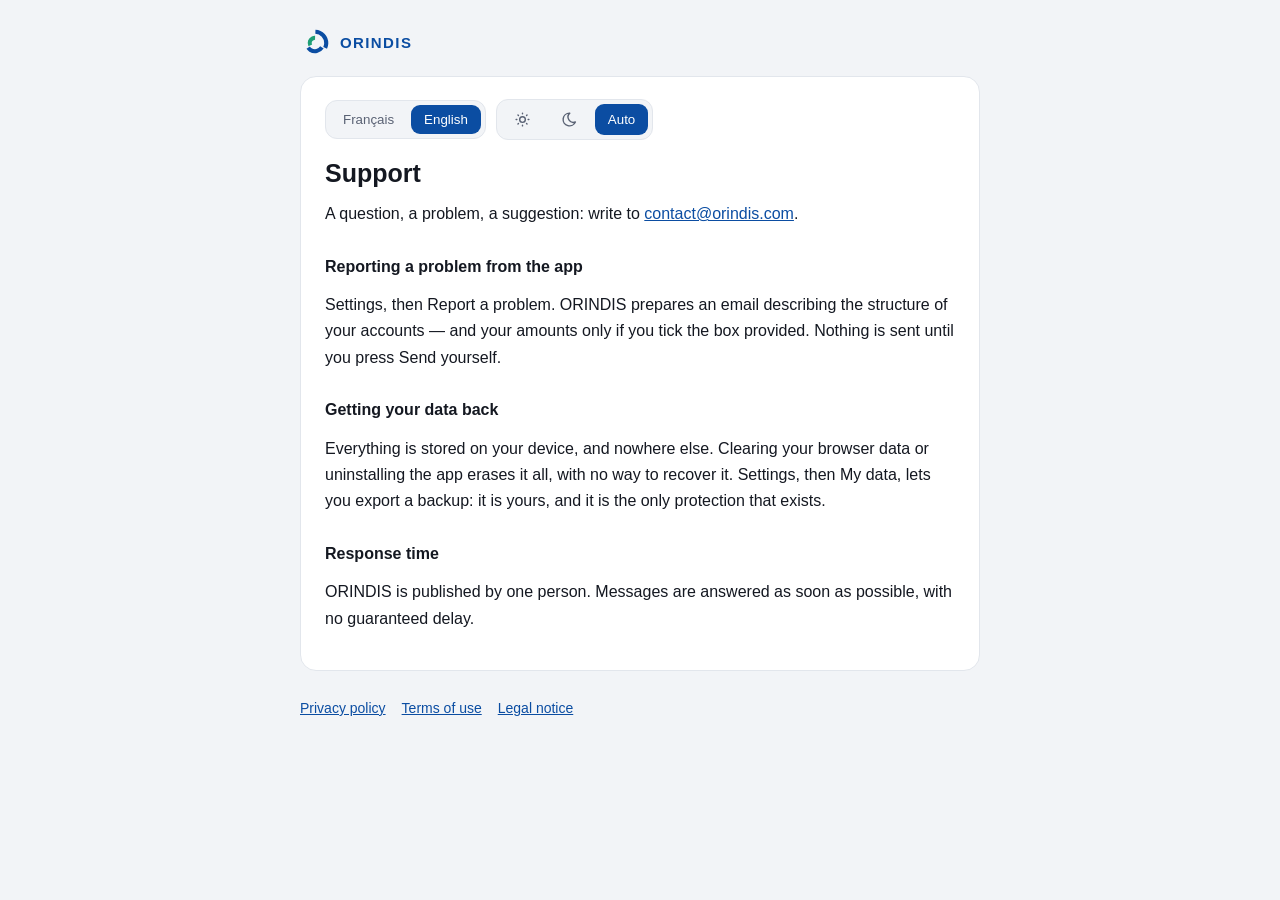
<file: soutien/index.html>
<!doctype html>
<html lang="fr">
<head>
<meta charset="utf-8">
<link rel="apple-touch-icon" href="[data-uri]">
<link rel="icon" type="image/png" sizes="32x32" href="[data-uri]">
<meta name="viewport" content="width=device-width, initial-scale=1">
<title>Soutien · ORINDIS</title>
<meta name="description" content="Soutien — ORINDIS">
<style>
  :root{ --fond:#F2F4F7; --carte:#FFFFFF; --bord:#E2E6EC;
         --txt:#141821; --txt2:#5A6274;
         --bleu:#0B4DA2; --lien:#0B4DA2; --vert:#1D9E75;
         --logo:#0B4DA2; }
  html[data-theme="sombre"]{ --fond:#0E1420; --carte:#18202E; --bord:#2C3648;
         --txt:#FFFFFF; --txt2:#C5CEDC;
         --bleu:#12294A; --lien:#7FB2F0; --vert:#4AD9A4;
         --logo:#FFFFFF; }
  @media (prefers-color-scheme: dark){
    html:not([data-theme="clair"]){ --fond:#0E1420; --carte:#18202E;
         --bord:#2C3648; --txt:#FFFFFF; --txt2:#C5CEDC;
         --bleu:#12294A; --lien:#7FB2F0; --vert:#4AD9A4;
         --logo:#FFFFFF; }
  }
  *{ box-sizing:border-box; }
  body{ margin:0; padding:28px 18px 64px; background:var(--fond);
    color:var(--txt); font:16px/1.65 -apple-system,BlinkMacSystemFont,
    "Segoe UI",Roboto,sans-serif; }
  main{ max-width:680px; margin:0 auto; }
  .marque{ display:flex; align-items:center; gap:10px; margin-bottom:18px;
    color:var(--logo); text-decoration:none; }
  .marque span{ font-weight:700; letter-spacing:1.4px; text-transform:uppercase;
    font-size:15px; }
  .carte{ background:var(--carte); border:1px solid var(--bord);
    border-radius:16px; padding:8px 24px 26px; }
  h1{ font-size:25px; line-height:1.25; margin:18px 0 4px; }
  h2{ font-size:16px; margin:26px 0 6px; }
  p{ margin:12px 0; }
  ul{ margin:12px 0; padding-left:20px; }
  li{ margin:7px 0; }
  .barre{ display:flex; gap:10px; flex-wrap:wrap; margin:14px 0 0;
    align-items:center; }
  .seg{ display:inline-flex; gap:4px; background:var(--fond);
    border:1px solid var(--bord); border-radius:12px; padding:4px; }
  .seg button{ display:inline-flex; align-items:center; gap:6px; border:none;
    background:none; font:700 13.5px inherit; color:var(--txt2);
    padding:7px 13px; border-radius:9px; cursor:pointer; }
  .seg button:hover{ color:var(--txt); }
  .seg button[aria-pressed="true"]{ background:var(--lien); color:var(--carte); }
  .seg button svg{ display:block; }
  a{ color:var(--lien); }
  a:hover{ text-decoration-thickness:2px; }
  .carte a{ overflow-wrap:anywhere; }
  nav.autres{ margin-top:26px; font-size:14px; }
  nav.autres a{ color:var(--lien); margin-right:16px; }
  [hidden]{ display:none; }</style>
</head>
<body>
<main>
  <a class="marque" href="../"><svg viewBox="0 0 80 80" fill="none" stroke-linecap="butt"
    stroke-width="11" width="30" height="30" aria-hidden="true">
    <circle cx="40" cy="40" r="30" stroke="currentColor"
      stroke-dasharray="59 130" transform="rotate(-88 40 40)"/>
    <circle cx="40" cy="40" r="22" stroke="currentColor"
      stroke-dasharray="43 96" transform="rotate(33 40 40)"/>
    <circle cx="40" cy="40" r="14" stroke="var(--vert)"
      stroke-dasharray="28 60" transform="rotate(154 40 40)"/>
  </svg><span>ORINDIS</span></a>
  <div class="carte">
    <div class="barre"><div class="seg"><button type="button" data-set="fr" aria-pressed="true">Français</button><button type="button" data-set="en" aria-pressed="false">English</button></div><div class="seg"><button type="button" data-th="clair" aria-pressed="false" title="Clair" aria-label="Clair"><svg viewBox="0 0 24 24" fill="none" stroke="currentColor" stroke-width="2" stroke-linecap="round" width="17" height="17" aria-hidden="true"><circle cx="12" cy="12" r="4"/><path d="M3 12h1M20 12h1M12 3v1M12 20v1M5.6 5.6l.7 .7M17.7 17.7l.7 .7M5.6 18.4l.7 -.7M17.7 6.3l.7 -.7"/></svg></button><button type="button" data-th="sombre" aria-pressed="false" title="Sombre" aria-label="Sombre"><svg viewBox="0 0 24 24" fill="none" stroke="currentColor" stroke-width="2" stroke-linecap="round" stroke-linejoin="round" width="17" height="17" aria-hidden="true"><path d="M12 3c.132 0 .263 0 .393 0a7.5 7.5 0 0 0 7.92 12.446a9 9 0 1 1 -8.313 -12.454z"/></svg></button><button type="button" data-th="auto" aria-pressed="true">Auto</button></div></div>
    <div data-l="fr"><h1>Soutien</h1>
<p>Une question, un problème, une suggestion : écrivez à
<a href="mailto:contact@orindis.com">contact@orindis.com</a>.</p>
<h2>Signaler un problème depuis l'application</h2>
<p>Réglages, puis Signaler un problème. ORINDIS prépare un courriel décrivant la
structure de vos comptes — et vos montants seulement si vous cochez la case
prévue. Rien ne part tant que vous n'appuyez pas vous-même sur Envoyer.</p>
<h2>Retrouver vos données</h2>
<p>Tout est enregistré sur votre appareil, et nulle part ailleurs. Vider les
données de votre navigateur ou désinstaller l'application efface tout, sans
récupération possible. Réglages, puis Mes données, permet d'exporter une
sauvegarde : elle vous appartient, et c'est la seule protection qui existe.</p>
<h2>Délai de réponse</h2>
<p>ORINDIS est publié par une personne seule. Les messages reçoivent une réponse
dès que possible, sans garantie de délai.</p></div>
    <div data-l="en" hidden><h1>Support</h1>
<p>A question, a problem, a suggestion: write to
<a href="mailto:contact@orindis.com">contact@orindis.com</a>.</p>
<h2>Reporting a problem from the app</h2>
<p>Settings, then Report a problem. ORINDIS prepares an email describing the
structure of your accounts — and your amounts only if you tick the box
provided. Nothing is sent until you press Send yourself.</p>
<h2>Getting your data back</h2>
<p>Everything is stored on your device, and nowhere else. Clearing your
browser data or uninstalling the app erases it all, with no way to recover it.
Settings, then My data, lets you export a backup: it is yours, and it is the
only protection that exists.</p>
<h2>Response time</h2>
<p>ORINDIS is published by one person. Messages are answered as soon as
possible, with no guaranteed delay.</p></div>
  </div>
  <nav class="autres"><div data-l="fr"><a href="../politique/">Politique de confidentialité</a><a href="../conditions/">Conditions d'utilisation</a><a href="../mentions/">Mentions légales</a></div><div data-l="en" hidden><a href="../politique/">Privacy policy</a><a href="../conditions/">Terms of use</a><a href="../mentions/">Legal notice</a></div></nav>
</main>
<script>
  (function(){
    var CLE = 'orindis_theme_pages';
    function lire(){ try { return localStorage.getItem(CLE); } catch(e){ return null; } }
    function ecrire(v){ try { v ? localStorage.setItem(CLE, v)
      : localStorage.removeItem(CLE); } catch(e){} }

    var lg = (navigator.language || 'fr').slice(0,2) === 'en' ? 'en' : 'fr';
    var theme = lire();

    function poser(){
      document.documentElement.lang = lg;
      if (theme) document.documentElement.setAttribute('data-theme', theme);
      else document.documentElement.removeAttribute('data-theme');
      document.querySelectorAll('[data-l]').forEach(function(e){
        e.hidden = e.getAttribute('data-l') !== lg;
      });
      document.querySelectorAll('[data-set]').forEach(function(b){
        b.setAttribute('aria-pressed', String(b.dataset.set === lg));
      });
      document.querySelectorAll('[data-th]').forEach(function(b){
        b.setAttribute('aria-pressed',
          String(b.dataset.th === (theme || 'auto')));
      });
    }
    document.addEventListener('click', function(e){
      var l = e.target.closest('[data-set]');
      if (l){ lg = l.dataset.set; poser(); return; }
      var t = e.target.closest('[data-th]');
      if (t){ theme = t.dataset.th === 'auto' ? null : t.dataset.th;
        ecrire(theme); poser(); }
    });
    poser();
  })();
</script>
</body>
</html>
</file>
